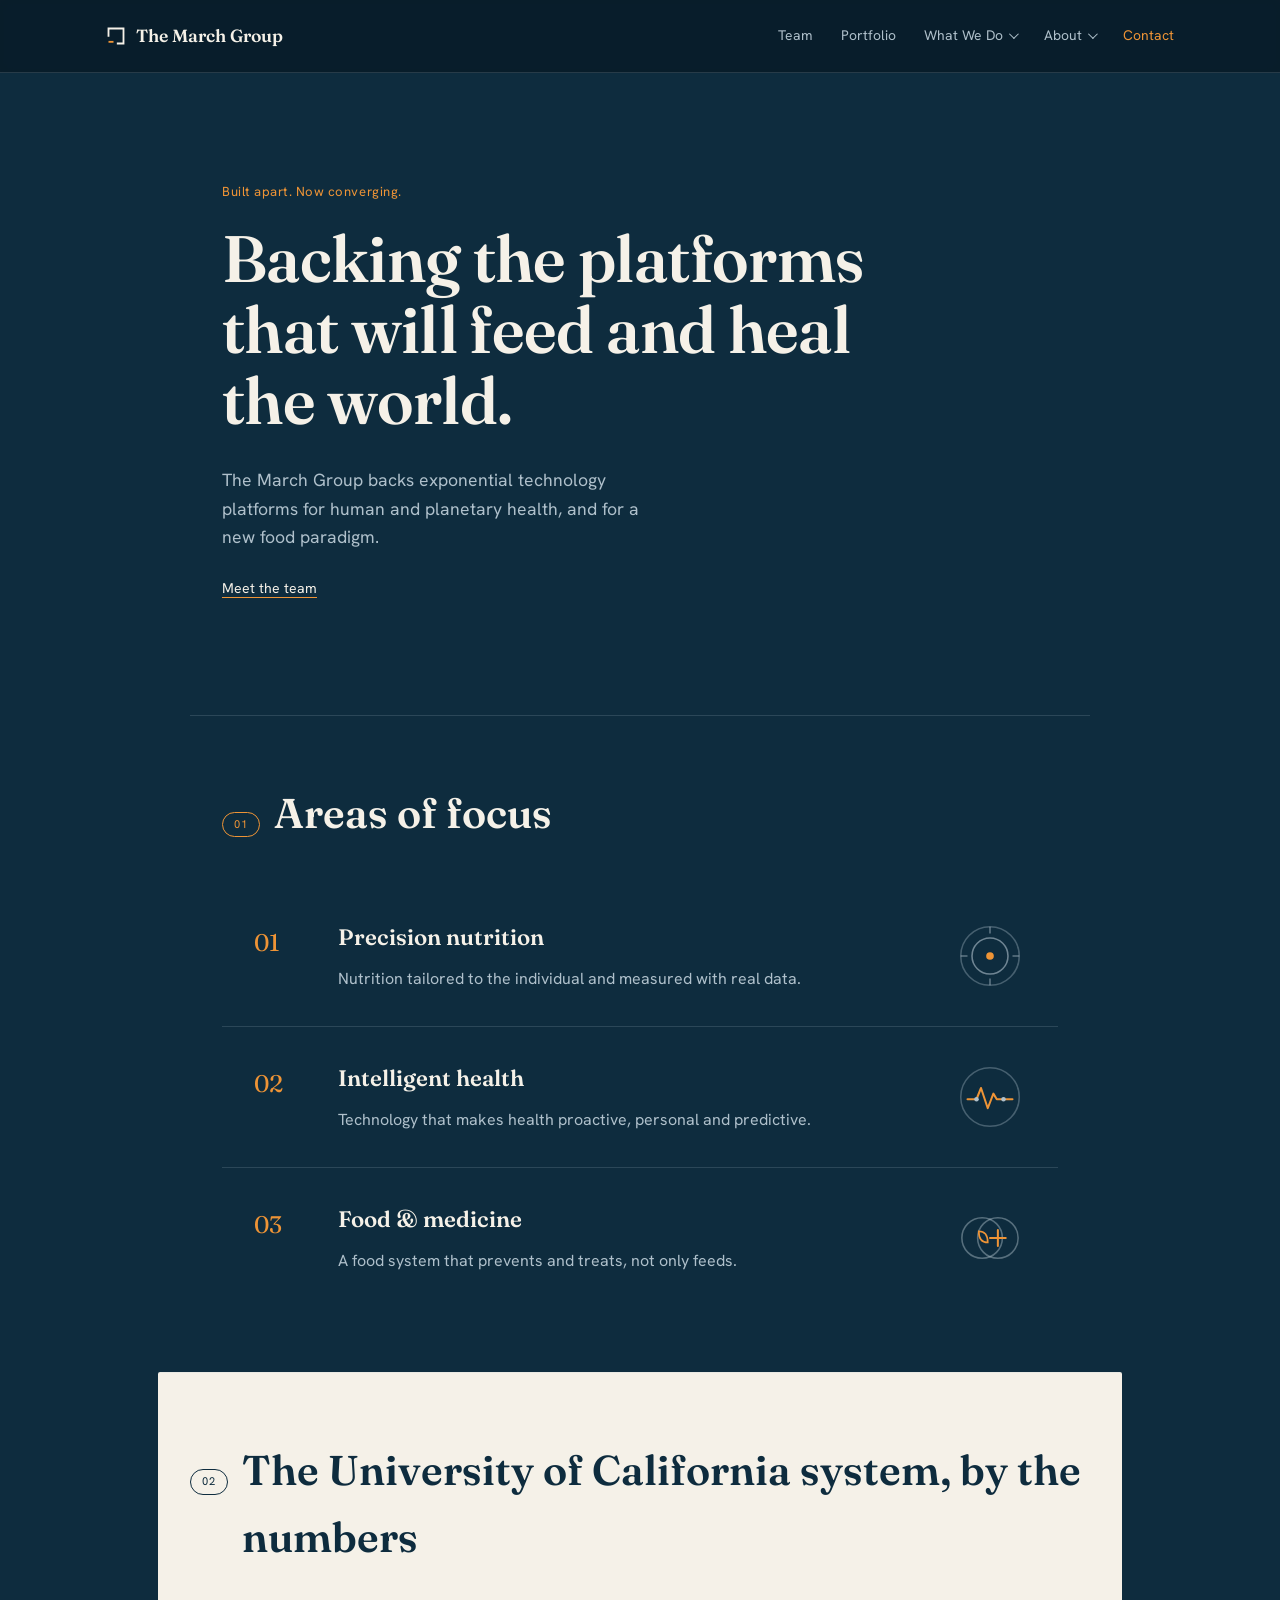
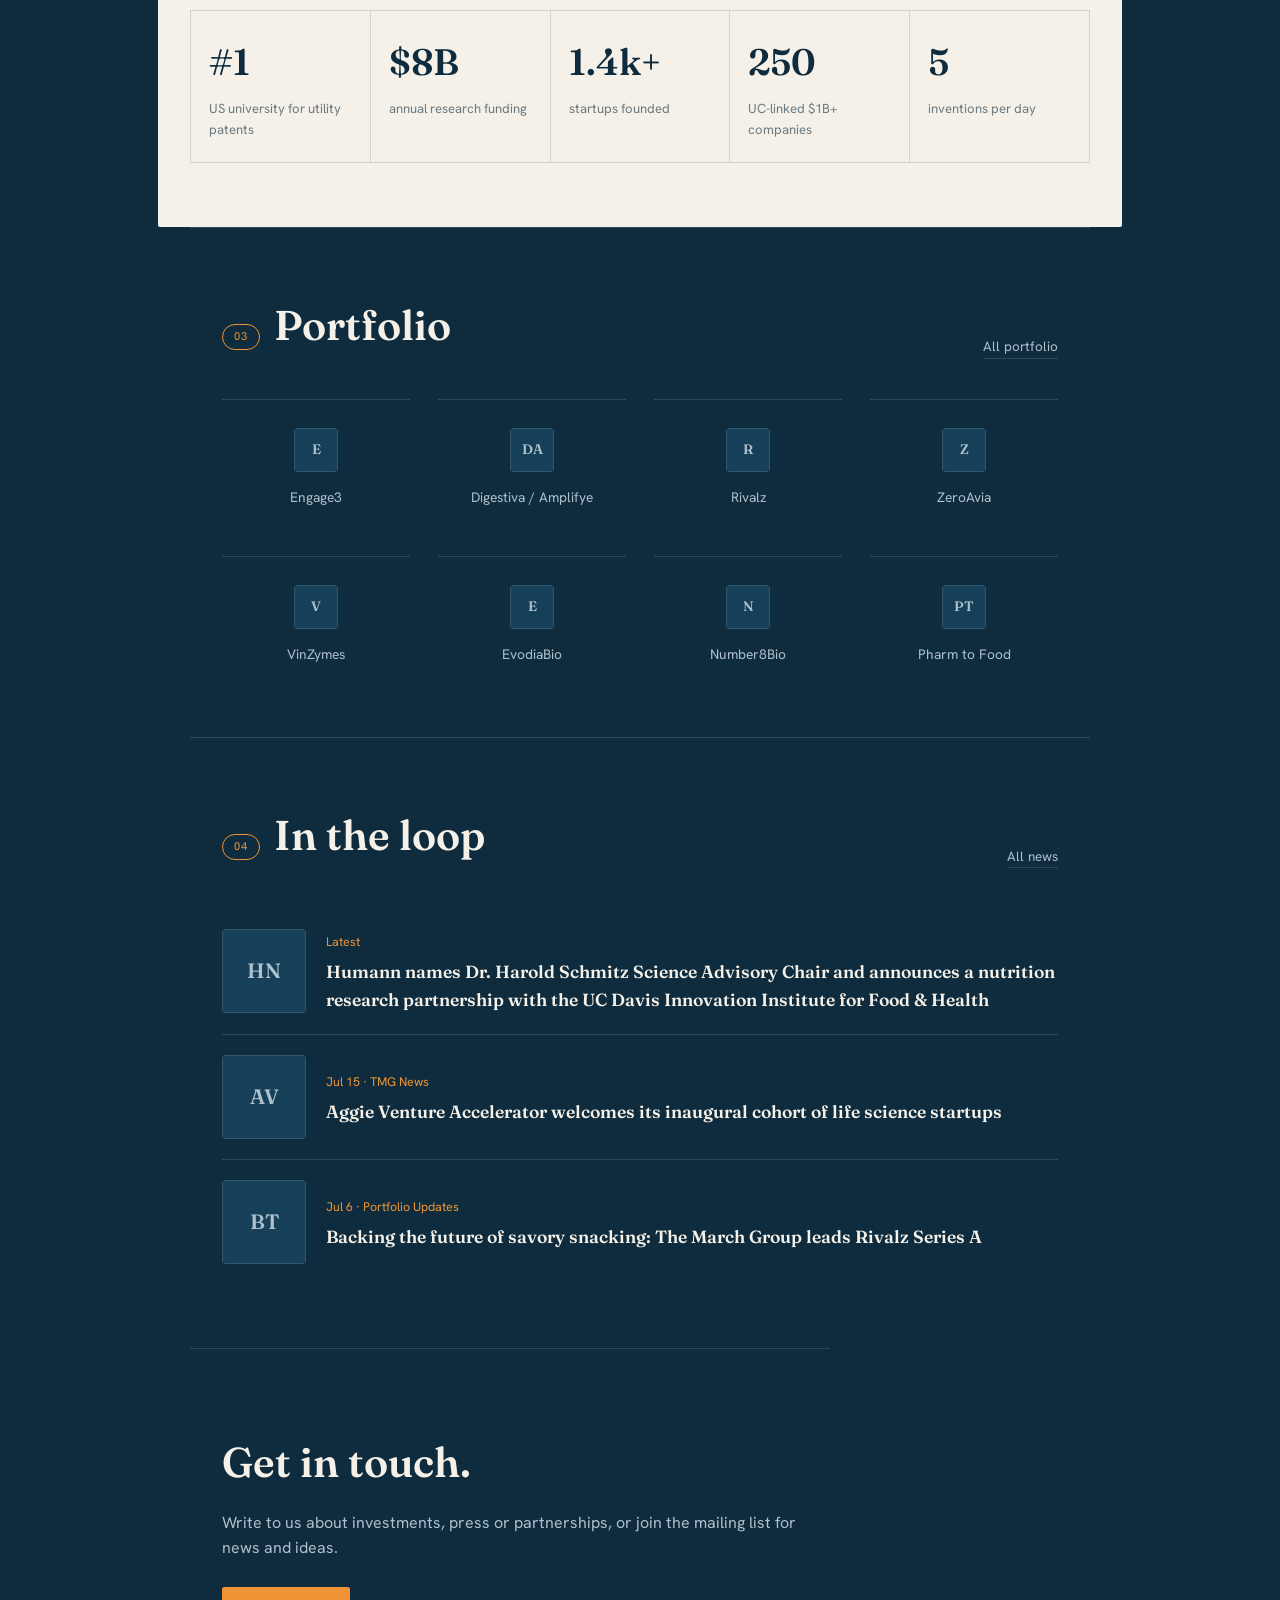
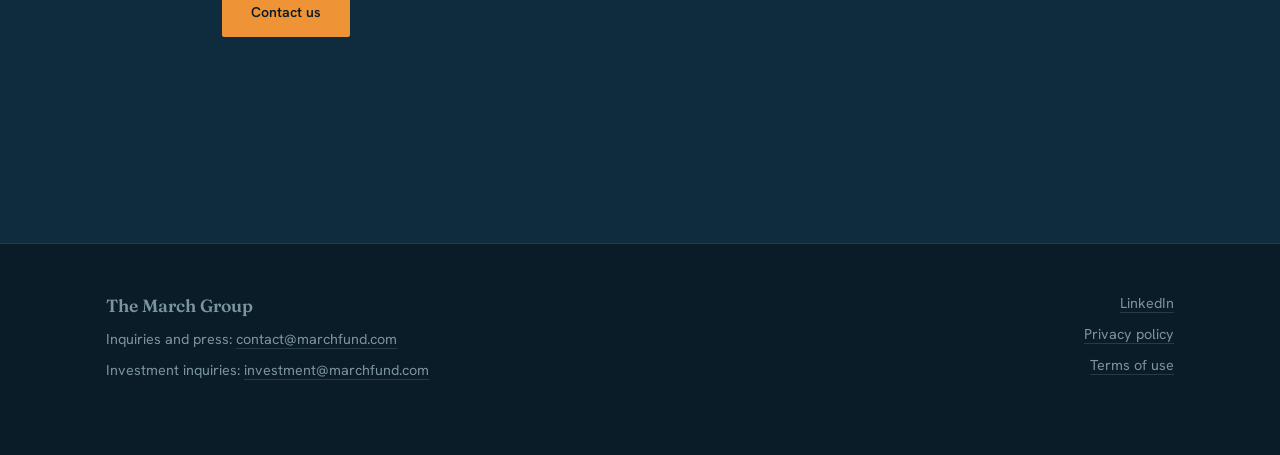
<file: index.html>
<!DOCTYPE html>
<html lang="en">
<head>
<meta charset="utf-8">
<meta name="viewport" content="width=device-width, initial-scale=1, viewport-fit=cover">
<link rel="preconnect" href="https://fonts.googleapis.com">
<link rel="preconnect" href="https://fonts.gstatic.com" crossorigin>
<link href="https://fonts.googleapis.com/css2?family=Fraunces:opsz,wght@9..144,340..680&family=Hanken+Grotesk:wght@400;500;600&display=swap" rel="stylesheet">
<link rel="stylesheet" href="style.css">
<title>Thematic VC | The March Group</title>
<meta name="description" content="The March Group is backing exponential technology platforms for human and planetary health, and a new food paradigm.">
<script>if(!window.matchMedia('(prefers-reduced-motion: reduce)').matches)document.documentElement.classList.add('motion');</script>
</head>
<body data-page="home" id="top">
<a class="skip" href="#main">Skip to content</a>
<header id="site-header" class="site-header"></header>
<main id="main">
  <div class="journal wrap">
    <div class="journal-body">

      <section class="hero">
        <p class="eyebrow" data-text="hero.splitLine"></p>
        <h1 data-text="hero.headline"></h1>
        <p class="lede" data-text="hero.sub"></p>
        <p><a class="link" href="people.html" data-text="sections.teamLink"></a></p>
      </section>

      <section class="sec" id="themes">
        <div class="panel-head"><span class="tag">01</span><h2 class="sec-h" data-text="sections.themes"></h2></div>
        <div id="themes-list"></div>
      </section>

      <section class="sec panel grid-tint" id="numbers">
        <div class="panel-head"><span class="tag">02</span><h2 class="sec-h" data-text="sections.numbers"></h2></div>
        <div class="stats" id="stats"></div>
      </section>

      <section class="sec" id="portfolio">
        <div class="sec-head"><div class="panel-head"><span class="tag">03</span><h2 class="sec-h" data-text="sections.portfolio"></h2></div><a href="portfolio.html" data-text="sections.portfolioLink"></a></div>
        <div class="pfgrid" id="pfgrid"></div>
      </section>

      <section class="sec" id="news">
        <div class="sec-head"><div class="panel-head"><span class="tag">04</span><h2 class="sec-h" data-text="sections.news"></h2></div><a href="news.html" data-text="sections.newsLink"></a></div>
        <div class="nlist" id="news-list"></div>
      </section>

      <section class="close">
        <h2 data-text="sections.contact"></h2>
        <p data-text="sections.contactSub"></p>
        <p><a class="btn" href="contact.html" data-text="sections.closeButton"></a></p>
      </section>

    </div>
  </div>
  <noscript><p class="wrap">This site needs JavaScript to show its content.</p></noscript>
</main>
<footer id="site-footer"></footer>
<script src="render.js"></script>
<script src="motion.js"></script>
</body>
</html>
</file>
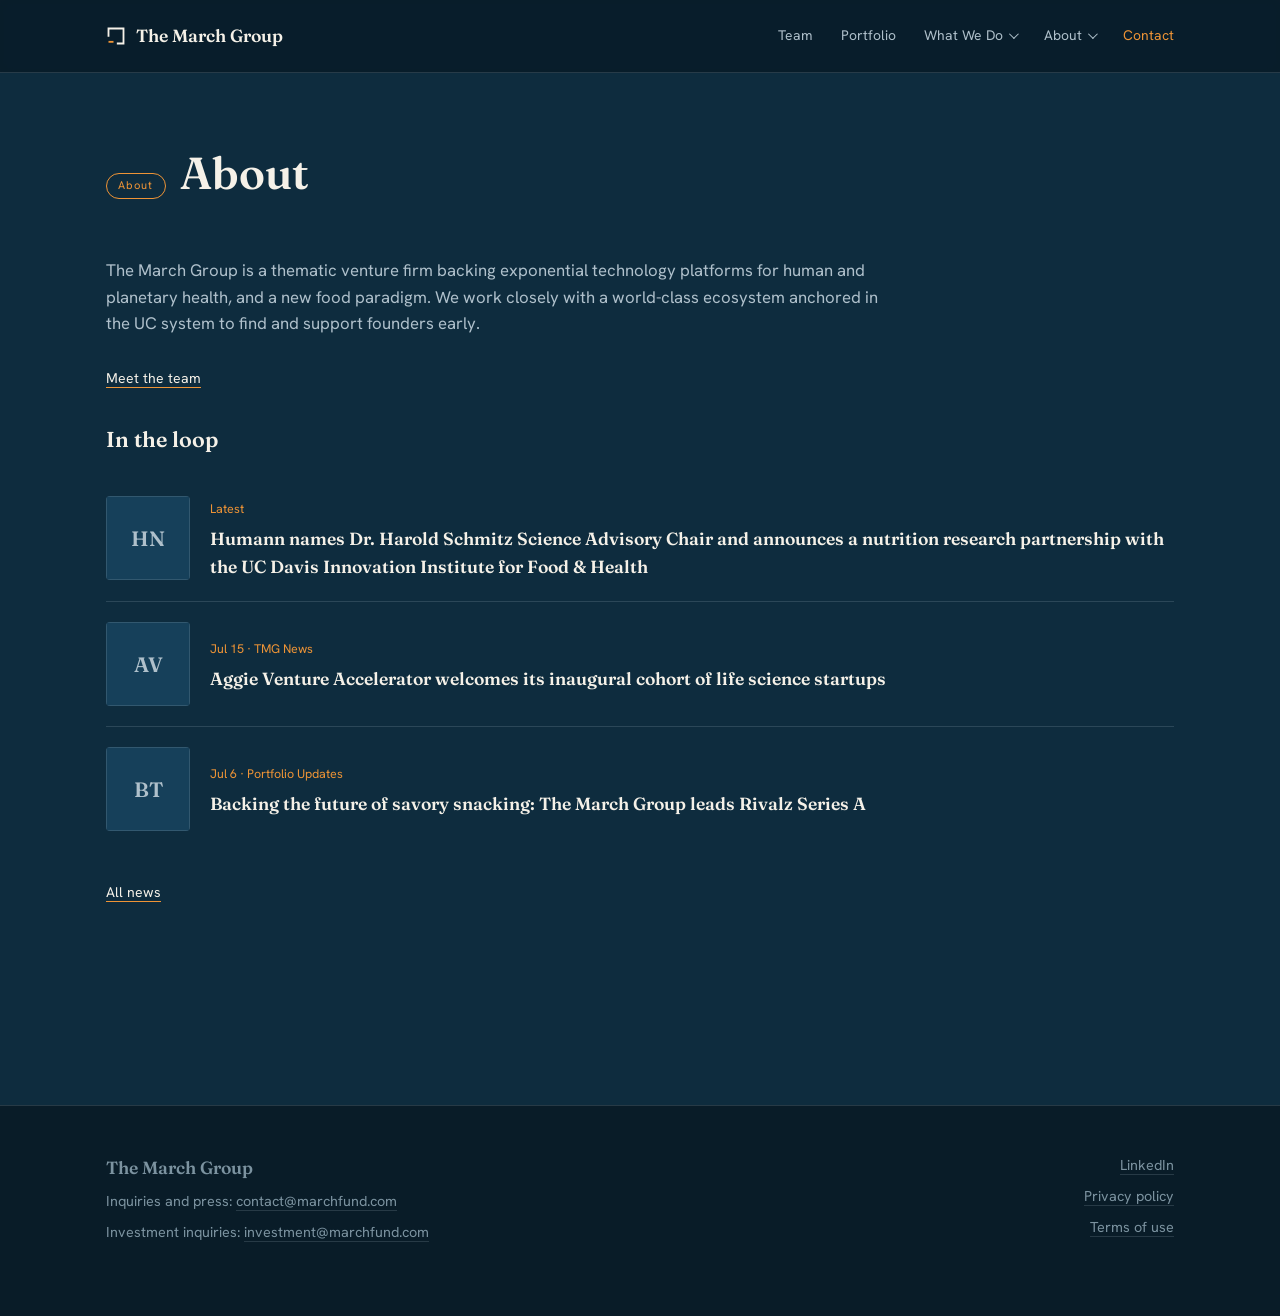
<file: about.html>
<!DOCTYPE html>
<html lang="en">
<head>
<meta charset="utf-8">
<meta name="viewport" content="width=device-width, initial-scale=1, viewport-fit=cover">
<link rel="preconnect" href="https://fonts.googleapis.com">
<link rel="preconnect" href="https://fonts.gstatic.com" crossorigin>
<link href="https://fonts.googleapis.com/css2?family=Fraunces:opsz,wght@9..144,340..680&family=Hanken+Grotesk:wght@400;500;600&display=swap" rel="stylesheet">
<link rel="stylesheet" href="style.css">
<title>About | The March Group</title>
<meta name="description" content="The March Group is backing exponential technology platforms for human and planetary health, and a new food paradigm.">
</head>
<body class="sub" data-page="about">
<a class="skip" href="#main">Skip to content</a>
<header id="site-header" class="site-header"></header>
<main id="main">
<div class="panel-head"><span class="tag">About</span><h1 data-text="sections.aboutPage"></h1></div>
<p class="lede" data-text="sections.aboutIntro"></p>
<p class="subpage-link"><a class="link" href="people.html" data-text="sections.aboutTeamLink"></a></p>
<h2 class="col-h" data-text="sections.news"></h2>
<div class="nlist" id="news-list"></div>
<p class="subpage-link"><a class="link" href="news.html" data-text="sections.newsLink"></a></p>
<noscript><p class="wrap">This site needs JavaScript to show its content.</p></noscript>
</main>
<footer id="site-footer"></footer>
<script src="render.js"></script>
</body>
</html>
</file>
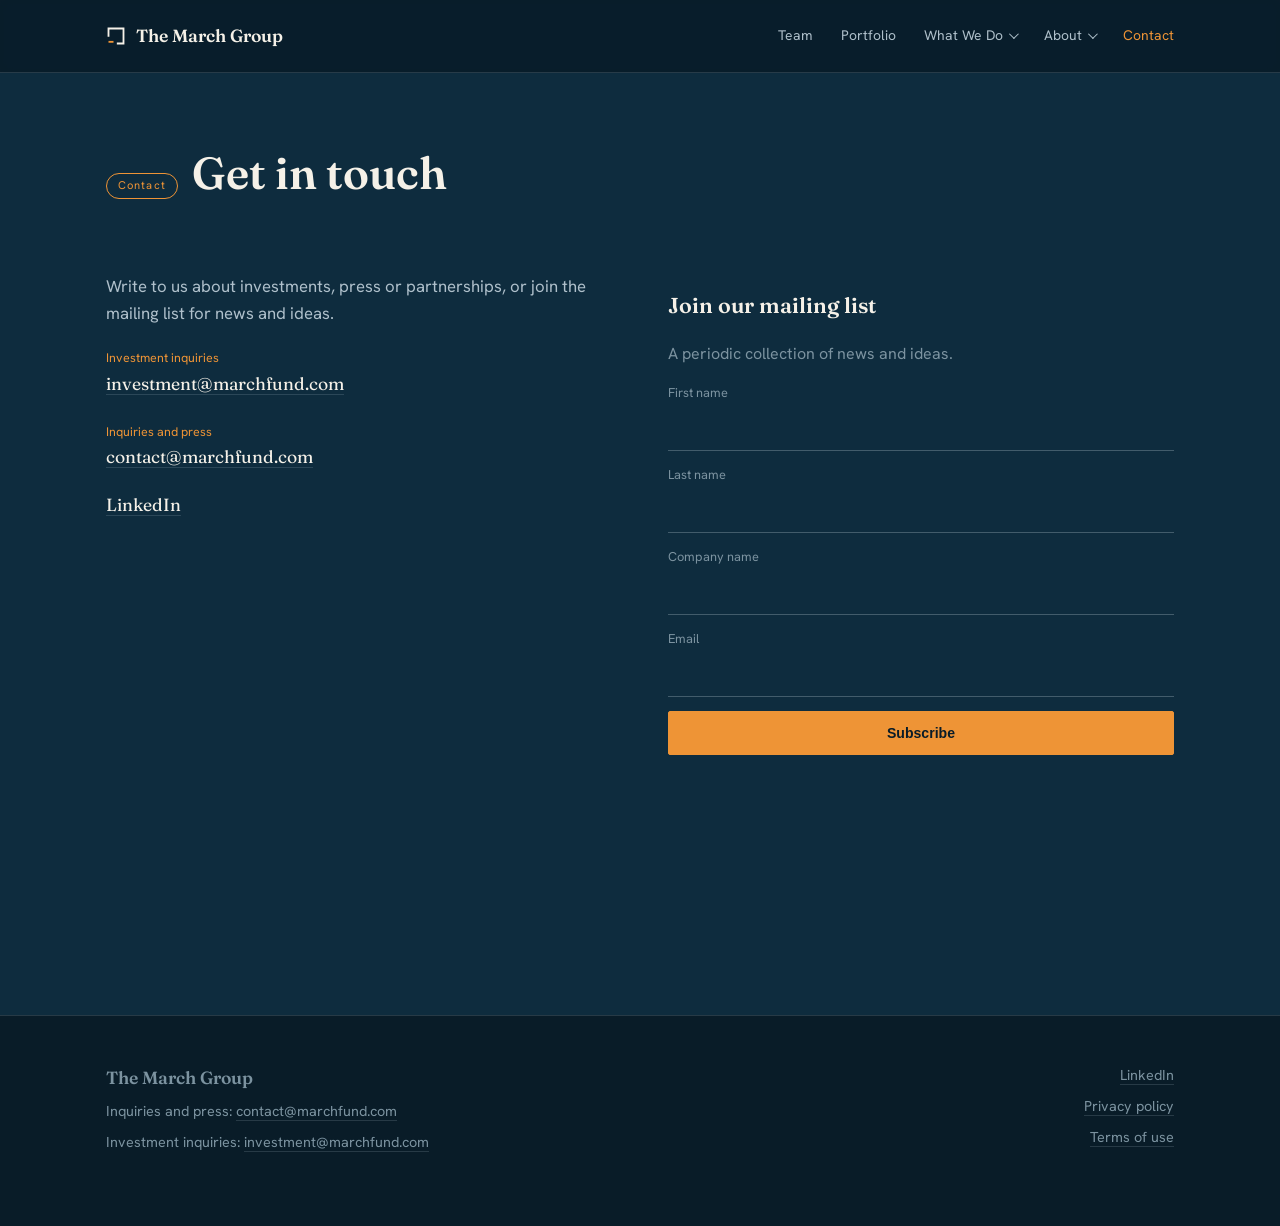
<file: contact.html>
<!DOCTYPE html>
<html lang="en">
<head>
<meta charset="utf-8">
<meta name="viewport" content="width=device-width, initial-scale=1, viewport-fit=cover">
<link rel="preconnect" href="https://fonts.googleapis.com">
<link rel="preconnect" href="https://fonts.gstatic.com" crossorigin>
<link href="https://fonts.googleapis.com/css2?family=Fraunces:opsz,wght@9..144,340..680&family=Hanken+Grotesk:wght@400;500;600&display=swap" rel="stylesheet">
<link rel="stylesheet" href="style.css">
<title>Contact | The March Group</title>
<meta name="description" content="The March Group is backing exponential technology platforms for human and planetary health, and a new food paradigm.">
</head>
<body class="sub" data-page="contact">
<a class="skip" href="#main">Skip to content</a>
<header id="site-header" class="site-header"></header>
<main id="main">
<div class="panel-head"><span class="tag">Contact</span><h1 data-text="sections.contactPage"></h1></div>
<div class="contact-grid">
  <div><p class="lede" data-text="sections.contactSub"></p><div id="contact-lines"></div></div>
  <div><h2 class="col-h" data-text="sections.mailing"></h2><p class="muted" data-text="sections.mailingSub"></p><form class="signup" id="signup"></form></div>
</div>
<noscript><p class="wrap">This site needs JavaScript to show its content.</p></noscript>
</main>
<footer id="site-footer"></footer>
<script src="render.js"></script>
</body>
</html>
</file>
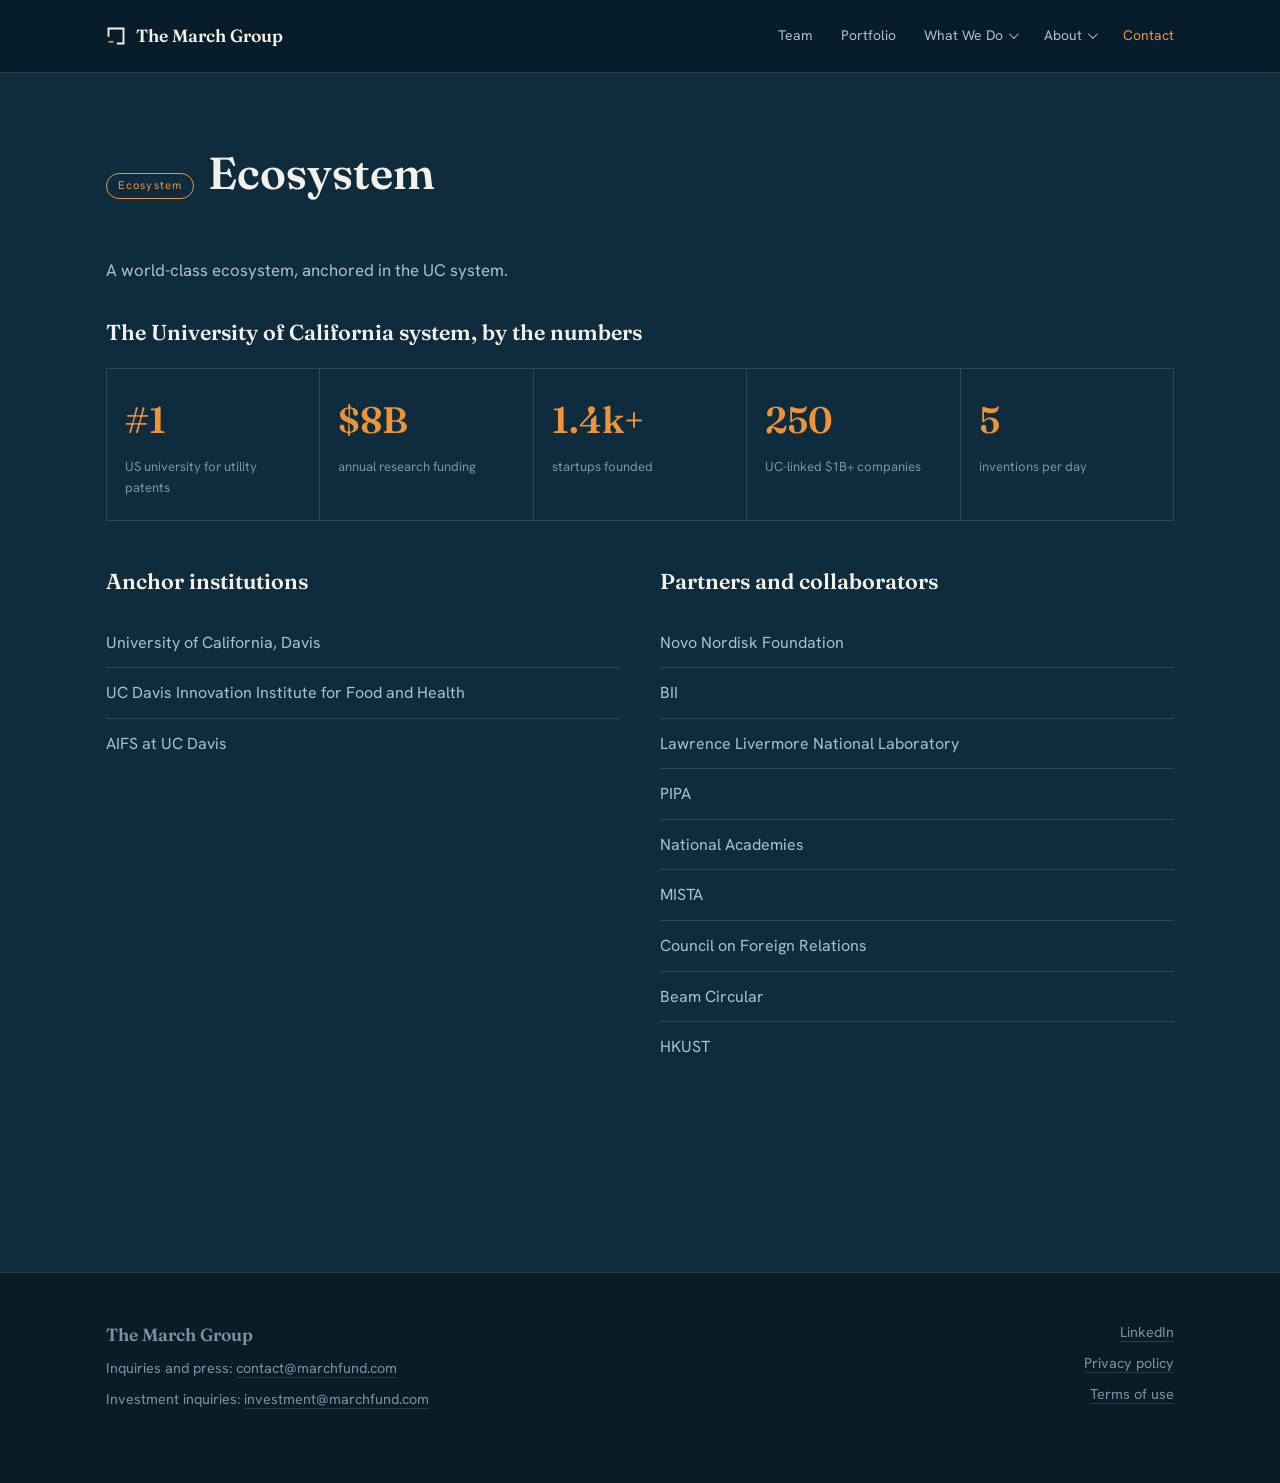
<file: ecosystem.html>
<!DOCTYPE html>
<html lang="en">
<head>
<meta charset="utf-8">
<meta name="viewport" content="width=device-width, initial-scale=1, viewport-fit=cover">
<link rel="preconnect" href="https://fonts.googleapis.com">
<link rel="preconnect" href="https://fonts.gstatic.com" crossorigin>
<link href="https://fonts.googleapis.com/css2?family=Fraunces:opsz,wght@9..144,340..680&family=Hanken+Grotesk:wght@400;500;600&display=swap" rel="stylesheet">
<link rel="stylesheet" href="style.css">
<title>Ecosystem | The March Group</title>
<meta name="description" content="The March Group is backing exponential technology platforms for human and planetary health, and a new food paradigm.">
</head>
<body class="sub" data-page="ecosystem">
<a class="skip" href="#main">Skip to content</a>
<header id="site-header" class="site-header"></header>
<main id="main">
<div class="panel-head"><span class="tag">Ecosystem</span><h1 data-text="sections.ecosystemPage"></h1></div>
<p class="lede" data-text="sections.ecosystem"></p>
<h2 class="col-h" data-text="sections.numbers"></h2>
<div class="stats" id="stats"></div>
<div class="eco-cols">
  <section><h2 class="col-h" data-text="sections.ecosystemAnchors"></h2><ul class="list" id="anchors"></ul></section>
  <section><h2 class="col-h" data-text="sections.ecosystemPartners"></h2><ul class="list" id="partners"></ul></section>
</div>
<noscript><p class="wrap">This site needs JavaScript to show its content.</p></noscript>
</main>
<footer id="site-footer"></footer>
<script src="render.js"></script>
</body>
</html>
</file>
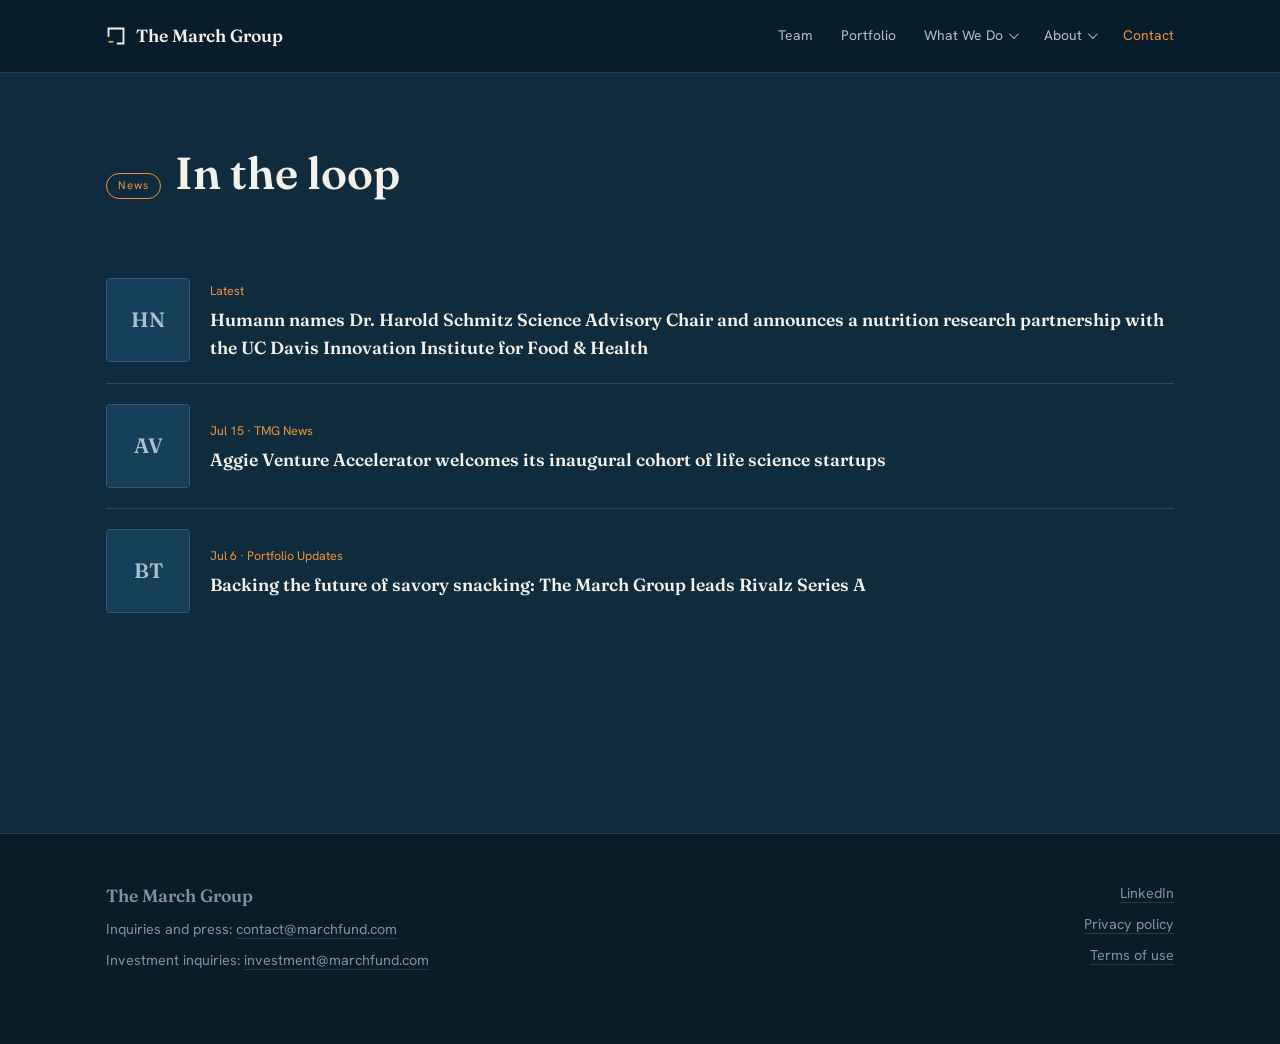
<file: news.html>
<!DOCTYPE html>
<html lang="en">
<head>
<meta charset="utf-8">
<meta name="viewport" content="width=device-width, initial-scale=1, viewport-fit=cover">
<link rel="preconnect" href="https://fonts.googleapis.com">
<link rel="preconnect" href="https://fonts.gstatic.com" crossorigin>
<link href="https://fonts.googleapis.com/css2?family=Fraunces:opsz,wght@9..144,340..680&family=Hanken+Grotesk:wght@400;500;600&display=swap" rel="stylesheet">
<link rel="stylesheet" href="style.css">
<title>News | The March Group</title>
<meta name="description" content="The March Group is backing exponential technology platforms for human and planetary health, and a new food paradigm.">
</head>
<body class="sub" data-page="news">
<a class="skip" href="#main">Skip to content</a>
<header id="site-header" class="site-header"></header>
<main id="main">
<div class="panel-head"><span class="tag">News</span><h1 data-text="sections.newsPage"></h1></div>
<div class="nlist" id="news"></div>
<noscript><p class="wrap">This site needs JavaScript to show its content.</p></noscript>
</main>
<footer id="site-footer"></footer>
<script src="render.js"></script>
</body>
</html>
</file>
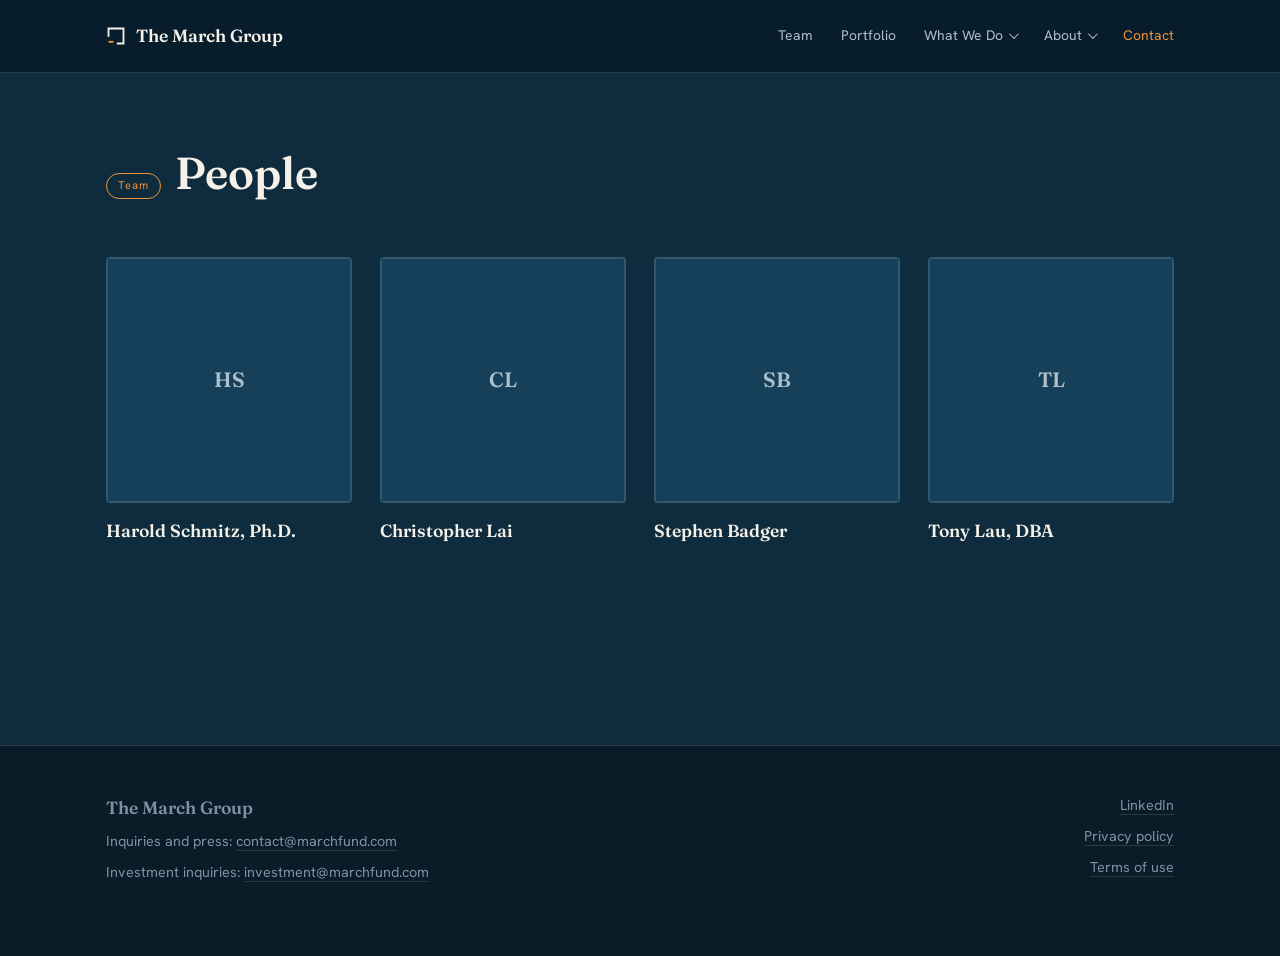
<file: people.html>
<!DOCTYPE html>
<html lang="en">
<head>
<meta charset="utf-8">
<meta name="viewport" content="width=device-width, initial-scale=1, viewport-fit=cover">
<link rel="preconnect" href="https://fonts.googleapis.com">
<link rel="preconnect" href="https://fonts.gstatic.com" crossorigin>
<link href="https://fonts.googleapis.com/css2?family=Fraunces:opsz,wght@9..144,340..680&family=Hanken+Grotesk:wght@400;500;600&display=swap" rel="stylesheet">
<link rel="stylesheet" href="style.css">
<title>People | The March Group</title>
<meta name="description" content="The March Group is backing exponential technology platforms for human and planetary health, and a new food paradigm.">
</head>
<body class="sub" data-page="people">
<a class="skip" href="#main">Skip to content</a>
<header id="site-header" class="site-header"></header>
<main id="main">
<div class="panel-head"><span class="tag">Team</span><h1 data-text="sections.peoplePage"></h1></div>
<div class="pgrid" id="people-grid"></div>
<noscript><p class="wrap">This site needs JavaScript to show its content.</p></noscript>
</main>
<footer id="site-footer"></footer>
<script src="render.js"></script>
</body>
</html>
</file>
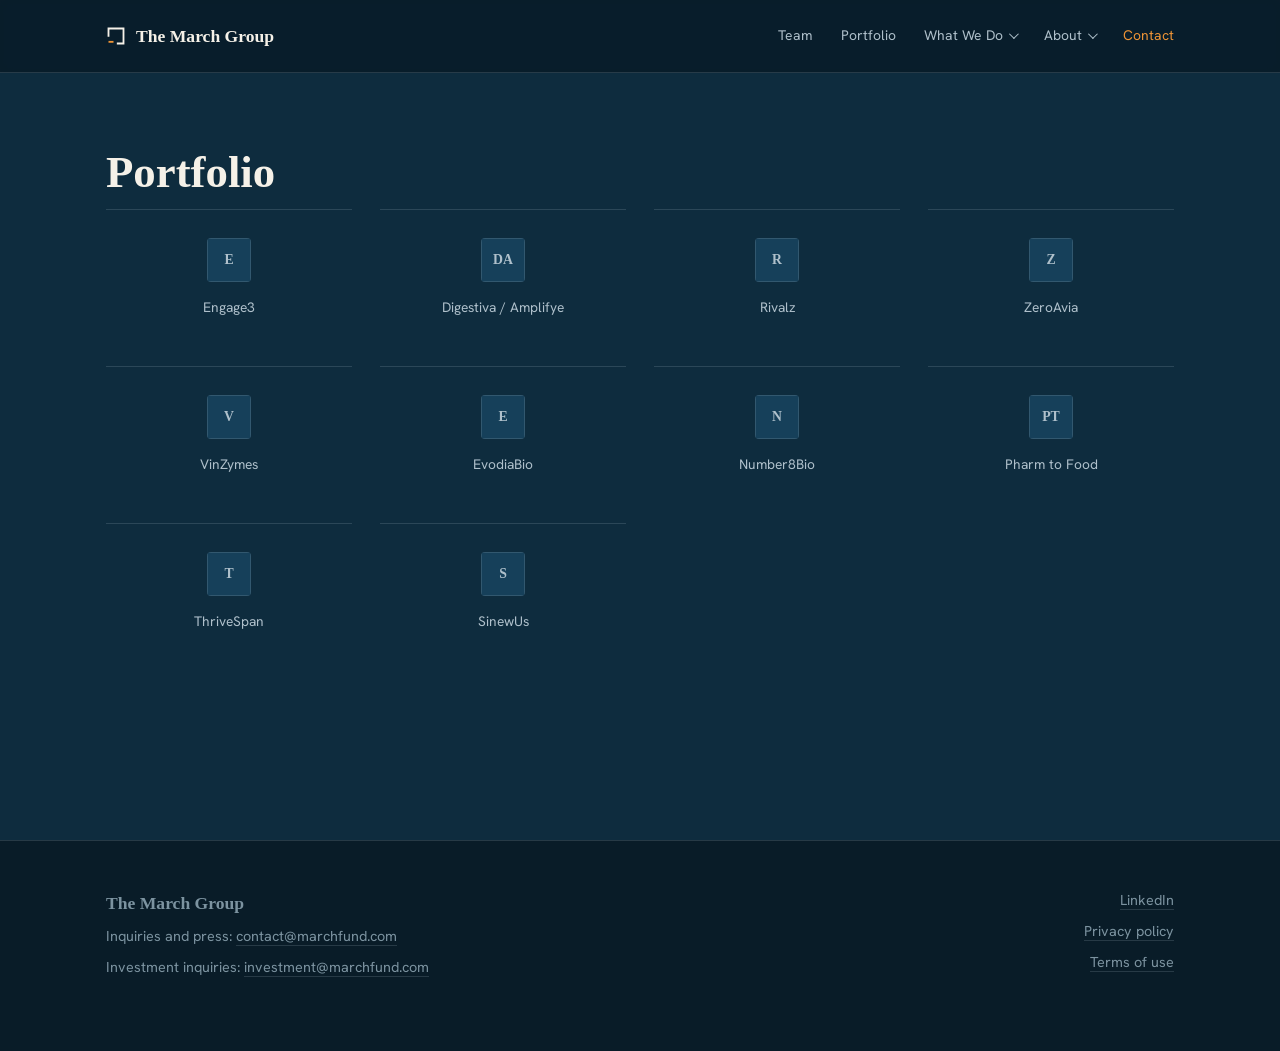
<file: portfolio.html>
<!DOCTYPE html>
<html lang="en">
<head>
<meta charset="utf-8">
<meta name="viewport" content="width=device-width, initial-scale=1, viewport-fit=cover">
<link rel="preconnect" href="https://fonts.googleapis.com">
<link rel="preconnect" href="https://fonts.gstatic.com" crossorigin>
<link href="https://fonts.googleapis.com/css2?family=Hanken+Grotesk:wght@400;500;600&family=Newsreader:opsz,wght@6..72,300..500&display=swap" rel="stylesheet">
<link rel="stylesheet" href="style.css">
<title>Portfolio | The March Group</title>
<meta name="description" content="The March Group is backing exponential technology platforms for human and planetary health, and a new food paradigm.">
</head>
<body class="sub" data-page="portfolio">
<a class="skip" href="#main">Skip to content</a>
<header id="site-header" class="site-header"></header>
<main id="main">
<h1 data-text="sections.portfolioPage"></h1>
<div class="pfgrid" id="pfgrid"></div>
<noscript><p class="wrap">This site needs JavaScript to show its content.</p></noscript>
</main>
<footer id="site-footer"></footer>
<script src="render.js"></script>
</body>
</html>
</file>
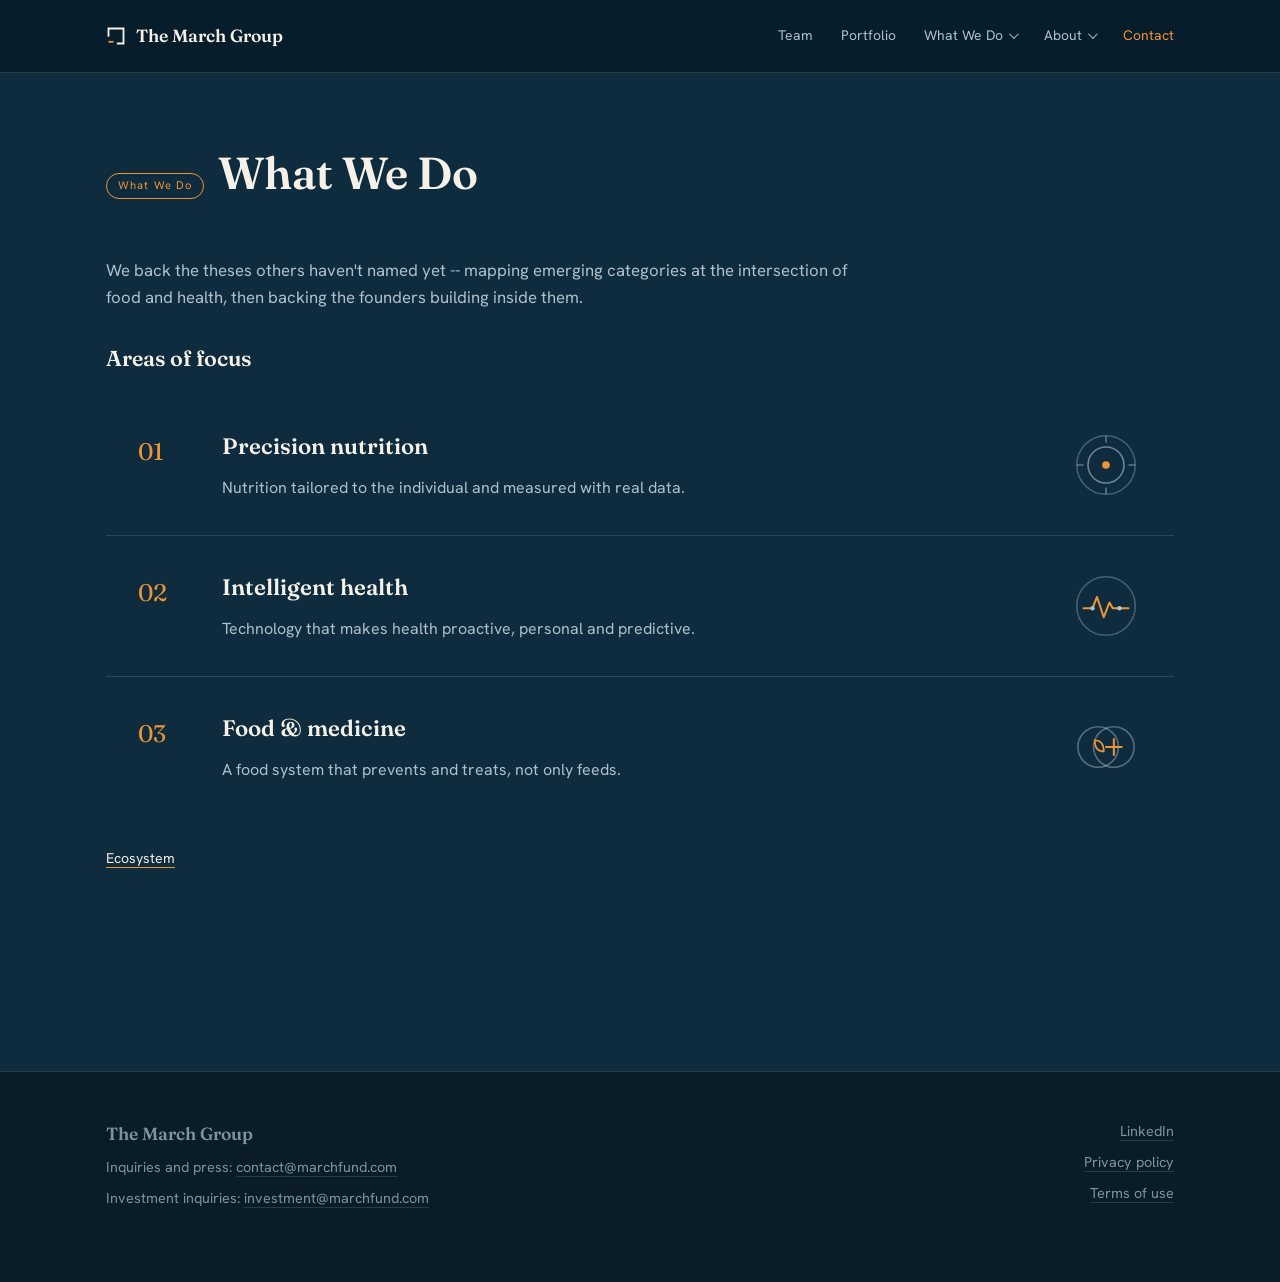
<file: what-we-do.html>
<!DOCTYPE html>
<html lang="en">
<head>
<meta charset="utf-8">
<meta name="viewport" content="width=device-width, initial-scale=1, viewport-fit=cover">
<link rel="preconnect" href="https://fonts.googleapis.com">
<link rel="preconnect" href="https://fonts.gstatic.com" crossorigin>
<link href="https://fonts.googleapis.com/css2?family=Fraunces:opsz,wght@9..144,340..680&family=Hanken+Grotesk:wght@400;500;600&display=swap" rel="stylesheet">
<link rel="stylesheet" href="style.css">
<title>What We Do | The March Group</title>
<meta name="description" content="The March Group is backing exponential technology platforms for human and planetary health, and a new food paradigm.">
</head>
<body class="sub" data-page="what-we-do">
<a class="skip" href="#main">Skip to content</a>
<header id="site-header" class="site-header"></header>
<main id="main">
<div class="panel-head"><span class="tag">What We Do</span><h1 data-text="sections.whatWeDoPage"></h1></div>
<p class="lede" data-text="sections.whatWeDoIntro"></p>
<h2 class="col-h" data-text="sections.themes"></h2>
<div id="themes-list"></div>
<p class="subpage-link"><a class="link" href="ecosystem.html" data-text="sections.ecosystemPage"></a></p>
<noscript><p class="wrap">This site needs JavaScript to show its content.</p></noscript>
</main>
<footer id="site-footer"></footer>
<script src="render.js"></script>
</body>
</html>
</file>
<file: style.css>
:root {
  --navy-deep: #091C28;
  --navy: #0E2C3E;
  --navy-light: #16405A;
  --orange: #EE9436;
  --paper: #F5F1E8;
  --paper-dim: #EAE4D6;
  --slate: #AFC0CB;
  --slate-dim: #7C93A0;
  --rule: rgba(175,192,203,.18);
  --rule-strong: rgba(175,192,203,.32);
  --serif: 'Fraunces', Georgia, serif;
  --sans: 'Hanken Grotesk', -apple-system, BlinkMacSystemFont, 'Segoe UI', sans-serif;
  color-scheme: dark;
}
html { scroll-padding-top: 84px; }
* { box-sizing: border-box; }
body {
  margin: 0;
  background: var(--navy);
  color: var(--slate);
  font-family: var(--sans);
  font-size: 16px;
  line-height: 1.6;
  -webkit-font-smoothing: antialiased;
}
img, svg { max-width: 100%; display: block; }
a { color: inherit; text-decoration: none; }
.wrap { max-width: 1180px; margin: 0 auto; padding: 0 clamp(20px, 5vw, 56px); }
.skip { position: absolute; left: -999px; top: 0; background: var(--orange); color: var(--navy-deep); padding: 10px 16px; z-index: 200; }
.skip:focus { left: 12px; top: 12px; }

.site-header {
  position: sticky; top: 0; z-index: 100;
  background: rgba(9,28,40,.9);
  backdrop-filter: saturate(140%) blur(6px);
  border-bottom: 1px solid var(--rule);
  padding-top: env(safe-area-inset-top, 0px);
}
.bar { display: flex; align-items: center; justify-content: space-between; height: 72px; gap: 24px; }
.brand { display: flex; align-items: center; gap: 10px; font-family: var(--serif); font-weight: 600; font-size: 1.1rem; color: var(--paper); white-space: nowrap; }
.brand svg { width: 20px; height: 20px; }
.bar nav { display: flex; align-items: center; gap: clamp(16px, 2.2vw, 28px); font-size: .87rem; }
.bar nav a { padding: 6px 0; border-bottom: 1px solid transparent; color: var(--slate); }
.bar nav a:hover, .bar nav a:focus-visible { border-color: var(--orange); color: var(--paper); }
.nav-cta { color: var(--orange) !important; }

.nav-item { position: relative; }
.nav-trigger {
  display: flex; align-items: center; gap: 6px; background: none; border: none; cursor: pointer;
  font: inherit; font-size: .87rem; color: var(--slate); padding: 6px 0; border-bottom: 1px solid transparent;
}
.nav-trigger:hover, .nav-item.open .nav-trigger { color: var(--paper); border-color: var(--orange); }
.nav-caret { width: 7px; height: 7px; border-right: 1px solid currentColor; border-bottom: 1px solid currentColor; transform: rotate(45deg) translateY(-2px); transition: transform .15s ease; }
.nav-item.open .nav-caret { transform: rotate(-135deg) translateY(1px); }
.submenu {
  display: none; position: absolute; top: calc(100% + 14px); left: 0; min-width: 190px;
  background: var(--navy-light); border: 1px solid var(--rule-strong); border-radius: 2px;
  padding: 6px 0; box-shadow: 0 12px 28px rgba(0,0,0,.3);
}
.nav-item.open .submenu { display: block; }
.submenu a { display: block; padding: 10px 18px; font-size: .87rem; color: var(--slate); border-bottom: none !important; }
.submenu a:hover { color: var(--orange); background: rgba(238,148,54,.08); }
.burger { display: none; flex-direction: column; gap: 5px; width: 34px; height: 34px; align-items: center; justify-content: center; background: none; border: none; cursor: pointer; }
.burger span { width: 20px; height: 2px; background: var(--paper); display: block; }

#site-footer { border-top: 1px solid var(--rule); margin-top: 100px; padding: 48px 0 64px; background: var(--navy-deep); }
.cols { display: grid; grid-template-columns: 1fr 1fr; gap: 24px; font-size: .9rem; }
.cols a { border-bottom: 1px solid var(--rule); }
.cols a:hover { border-color: var(--orange); color: var(--paper); }
.fname { font-family: var(--serif); font-weight: 600; font-size: 1.1rem; margin: 0 0 10px; color: var(--paper); }
.cols p { margin: 0 0 8px; color: var(--slate-dim); }
#site-footer .cols > div:last-child { text-align: right; }

.panel-head { display: flex; align-items: baseline; gap: 14px; margin-bottom: 40px; }
.tag { font-size: .7rem; letter-spacing: .1em; color: var(--orange); border: 1px solid var(--orange); border-radius: 999px; padding: 3px 11px; }
.sec-h { font-family: var(--serif); font-weight: 600; font-size: clamp(1.8rem, 3.6vw, 2.6rem); margin: 0; color: var(--paper); }
.sec { padding: 64px 32px; border-top: 1px solid var(--rule); }
.sec.panel { background: var(--paper); color: var(--navy); margin: 0 -32px; border-radius: 2px; }
.sec.panel .sec-h, .sec.panel .tag { color: var(--navy); }
.sec.panel .tag { border-color: var(--navy); color: var(--navy); }
.sec-head { display: flex; align-items: flex-end; justify-content: space-between; gap: 20px; margin-bottom: 40px; }
.sec-head .panel-head { margin-bottom: 0; }
.sec-head > a { font-size: .84rem; border-bottom: 1px solid var(--rule); white-space: nowrap; color: var(--slate); }
.sec-head > a:hover { border-color: var(--orange); color: var(--paper); }
.col-h { font-family: var(--serif); font-weight: 600; font-size: 1.35rem; margin: 32px 0 18px; color: var(--paper); }
.lede { max-width: 46em; color: var(--slate); font-size: 1.05rem; }
.muted { color: var(--slate-dim); }

.journal-body { min-width: 0; max-width: 900px; margin: 0 auto; }

.motion .reveal { opacity: 0; transform: translateY(10px); transition: opacity .6s ease, transform .6s ease; }
.motion .reveal.in { opacity: 1; transform: none; }

.hero {
  padding: clamp(64px, 12vh, 130px) 32px clamp(56px, 10vh, 100px); margin: 0 0 8px;
  max-width: 780px;
}
.eyebrow { font-size: .82rem; letter-spacing: .04em; color: var(--orange); margin: 0 0 22px; }
.hero h1 {
  font-family: var(--serif); font-weight: 600; margin: 0 0 30px;
  font-size: clamp(2.4rem, 5.6vw, 4.1rem); line-height: 1.08; letter-spacing: -.01em;
  color: var(--paper);
}
.hero .lede { margin: 0 0 24px; font-size: 1.1rem; max-width: 42ch; }
.link { border-bottom: 1px solid var(--orange); font-size: .88rem; color: var(--paper); }
.subpage-link { margin: 28px 0 0; }

.theme-row {
  display: grid; grid-template-columns: 56px 1fr 72px; align-items: center; gap: 0 28px;
  padding: 34px 32px; border-top: 1px solid var(--rule);
}
.theme-row:first-child { border-top: none; }
.tnum { font-family: var(--serif); color: var(--orange); font-size: 1.5rem; align-self: start; padding-top: 4px; }
.theme-body { min-width: 0; }
.theme-title { font-family: var(--serif); font-weight: 600; font-size: 1.4rem; margin: 0 0 10px; color: var(--paper); }
.theme-copy { margin: 0; max-width: 56ch; color: var(--slate); }
.theme-icon { width: 72px; height: 72px; color: var(--slate); justify-self: end; }
.theme-icon svg { width: 100%; height: 100%; }

.slot { position: relative; overflow: hidden; background: var(--navy-light); }
.slot img { width: 100%; height: 100%; object-fit: cover; }
.ph {
  width: 100%; height: 100%; display: flex; align-items: center; justify-content: center;
  border: 1px solid var(--rule); background: var(--navy-light);
}
.ph span { font-family: var(--serif); font-weight: 600; font-size: 1.3rem; color: var(--slate); }
.sec.panel .slot, .sec.panel .ph { background: var(--paper-dim); border-color: rgba(14,44,62,.15); }
.sec.panel .ph span { color: var(--navy); }

.stats { display: grid; grid-template-columns: repeat(5, 1fr); gap: 0; border-top: 1px solid var(--rule); border-left: 1px solid var(--rule); }
.stat { border-right: 1px solid var(--rule); border-bottom: 1px solid var(--rule); padding: 22px 18px; }
.stat b { display: block; font-family: var(--serif); font-weight: 600; font-size: clamp(1.7rem, 3.2vw, 2.3rem); color: var(--orange); }
.stat span { display: block; color: var(--slate-dim); font-size: .82rem; margin-top: 6px; }
.sec.panel .stats { border-top-color: rgba(14,44,62,.15); border-left-color: rgba(14,44,62,.15); }
.sec.panel .stat { border-right-color: rgba(14,44,62,.15); border-bottom-color: rgba(14,44,62,.15); }
.sec.panel .stat b { color: var(--navy); }
.sec.panel .stat span { color: rgba(14,44,62,.6); }

.pfgrid { display: grid; grid-template-columns: repeat(4, 1fr); gap: 40px 28px; }
.pcard { padding: 8px 0; display: flex; flex-direction: column; gap: 14px; align-items: center; text-align: center; border-top: 1px solid var(--rule); padding-top: 28px; }
.pcard-media { width: 44px; height: 44px; border-radius: 4px; }
.pcard span { font-size: .86rem; color: var(--slate); }
.pcard:hover span { color: var(--orange); }

.nlist { display: flex; flex-direction: column; }
.nrow { display: grid; grid-template-columns: 84px 1fr; gap: 20px; align-items: center; padding: 20px 0; border-top: 1px solid var(--rule); }
.nlist > a:first-child, .nrow:first-child { border-top: none; }
.nrow-media { aspect-ratio: 1; border-radius: 4px; }
.nrow small { color: var(--orange); font-size: .78rem; }
.nrow strong { display: block; font-family: var(--serif); font-weight: 600; font-size: 1.1rem; margin-top: 4px; color: var(--paper); }
.nrow:hover strong { color: var(--orange); }

.close { border-top: 1px solid var(--rule); padding: 80px 32px; max-width: 640px; }
.close h2 { font-family: var(--serif); font-weight: 600; font-size: clamp(1.9rem, 3.6vw, 2.6rem); margin: 0 0 14px; color: var(--paper); }
.close p { color: var(--slate); margin: 0 0 26px; }
.btn {
  display: inline-block; background: var(--orange); color: var(--navy-deep) !important; padding: 13px 28px;
  font-size: .88rem; font-weight: 600; border: 1px solid var(--orange); border-radius: 2px;
}
.btn:hover { background: transparent; color: var(--orange) !important; }

body.sub main { max-width: 1180px; margin: 0 auto; padding: 64px clamp(20px, 5vw, 56px) 100px; }
body.sub h1 { font-family: var(--serif); font-weight: 600; font-size: clamp(2rem, 4.2vw, 2.8rem); margin: 0; color: var(--paper); }
body.sub .panel-head { margin-bottom: 48px; }

.pgrid { display: grid; grid-template-columns: repeat(4, 1fr); gap: 40px 28px; }
.person-media { aspect-ratio: 1; margin-bottom: 14px; border: 1px solid var(--rule); border-radius: 4px; }
.person h3 { font-family: var(--serif); font-weight: 600; font-size: 1.1rem; margin: 0; color: var(--paper); }
.person small { color: var(--slate-dim); display: block; margin-top: 2px; }
.person p { margin: 10px 0 0; font-size: .92rem; color: var(--slate); }

.eco-cols { display: grid; grid-template-columns: 1fr 1fr; gap: 40px; margin-top: 12px; }
.list { list-style: none; margin: 0; padding: 0; }
.list li { border-top: 1px solid var(--rule); padding: 12px 0; }
.list li:first-child { border-top: none; }
.list a:hover { color: var(--orange); }

.contact-grid { display: grid; grid-template-columns: 1fr 1fr; gap: 56px; align-items: start; }
#contact-lines p { margin: 0 0 20px; }
#contact-lines small { color: var(--orange); font-size: .78rem; }
#contact-lines a { border-bottom: 1px solid var(--rule); font-size: 1.1rem; font-family: var(--serif); color: var(--paper); }
.signup { display: grid; gap: 14px; }
.signup label { display: block; font-size: .8rem; color: var(--slate-dim); margin-bottom: 5px; }
.signup input {
  width: 100%; border: none; border-bottom: 1px solid var(--rule-strong); background: transparent;
  padding: 8px 2px; font: inherit; color: var(--paper);
}
.signup input:focus-visible { outline: 2px solid var(--orange); outline-offset: 2px; }
.signup .ok { color: var(--orange); font-size: .9rem; min-height: 1.2em; }

a:focus-visible, button:focus-visible, input:focus-visible { outline: 2px solid var(--orange); outline-offset: 2px; }

@media (max-width: 860px) {
  .bar nav { display: none; }
  body.nav-open .bar nav {
    display: flex; flex-direction: column; align-items: flex-start; gap: 4px;
    position: absolute; top: 72px; left: 0; right: 0; background: var(--navy);
    border-bottom: 1px solid var(--rule); padding: 16px clamp(20px, 5vw, 56px) 24px;
  }
  .burger { display: flex; }
  .nav-item { width: 100%; }
  .nav-trigger { width: 100%; justify-content: space-between; padding: 8px 0; }
  .submenu { position: static; box-shadow: none; border: none; background: none; padding: 0 0 4px 14px; min-width: 0; }
  .submenu a { padding: 8px 0; }
  .hero, .theme-row, .sec, .close { padding-left: 20px; padding-right: 20px; }
  .sec.panel { margin: 0; }
  .theme-row { grid-template-columns: 32px 1fr; row-gap: 16px; }
  .theme-icon { grid-column: 2; justify-self: start; width: 52px; height: 52px; order: 3; }
  .stats { grid-template-columns: repeat(2, 1fr); }
  .pfgrid { grid-template-columns: repeat(2, 1fr); }
  .pgrid { grid-template-columns: repeat(2, 1fr); }
  .eco-cols { grid-template-columns: 1fr; }
  .contact-grid { grid-template-columns: 1fr; }
  .cols { grid-template-columns: 1fr; }
  #site-footer .cols > div:last-child { text-align: left; }
  .nrow { grid-template-columns: 56px 1fr; }
}

@media (prefers-reduced-motion: reduce) {
  .motion .reveal { opacity: 1 !important; transform: none !important; transition: none !important; }
}
</file>
